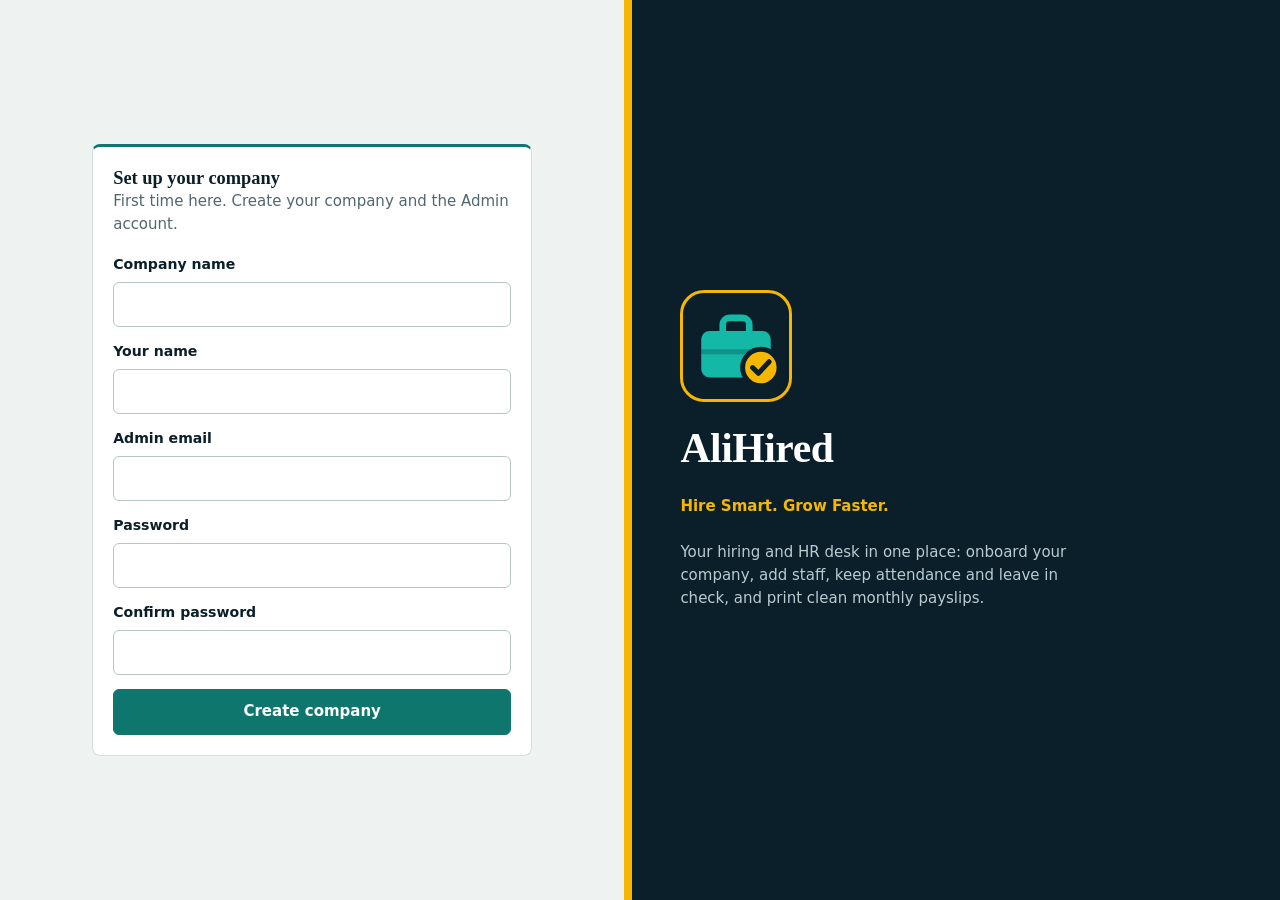
<file: AliHired/index.html>
<!DOCTYPE html>
<html lang="en">
<head>
<meta charset="UTF-8">
<meta name="viewport" content="width=device-width, initial-scale=1">
<title>AliHired — Log in</title>
<link rel="icon" href="assets/alihired_logo.svg">
<link rel="stylesheet" href="css/style.css">
</head>
<body>
<div class="auth">
  <section class="auth-brand">
    <img src="assets/alihired_logo.svg" alt="AliHired logo">
    <h1>AliHired</h1>
    <p><strong>Hire Smart. Grow Faster.</strong></p>
    <p>Your hiring and HR desk in one place: onboard your company, add staff, keep attendance and leave in check, and print clean monthly payslips.</p>
  </section>

  <section class="auth-form">
    <div class="stack">

      <!-- First run: create company + Admin -->
      <div class="card auth-card" id="setupView" hidden>
        <div><h2>Set up your company</h2><p class="muted">First time here. Create your company and the Admin account.</p></div>
        <form class="form" id="setupForm" novalidate>
          <div class="field"><label for="companyName">Company name</label><input id="companyName" name="companyName" autocomplete="organization"><small class="err" data-for="companyName"></small></div>
          <div class="field"><label for="sName">Your name</label><input id="sName" name="name" autocomplete="name"><small class="err" data-for="name"></small></div>
          <div class="field"><label for="sEmail">Admin email</label><input id="sEmail" name="email" type="email" autocomplete="email"><small class="err" data-for="email"></small></div>
          <div class="row">
            <div class="field"><label for="sPass">Password</label><input id="sPass" name="password" type="password" autocomplete="new-password"><small class="err" data-for="password"></small></div>
            <div class="field"><label for="sConf">Confirm password</label><input id="sConf" name="confirm" type="password" autocomplete="new-password"><small class="err" data-for="confirm"></small></div>
          </div>
          <small class="err form-level" data-for="_form"></small>
          <button class="btn primary block" type="submit">Create company</button>
        </form>
      </div>

      <!-- Login -->
      <div class="card auth-card" id="loginView" hidden>
        <div><h2>Log in</h2><p class="muted" id="loginCompany"></p></div>
        <form class="form" id="loginForm" novalidate>
          <div class="field"><label for="lEmail">Email</label><input id="lEmail" name="email" type="email" autocomplete="username"><small class="err" data-for="email"></small></div>
          <div class="field"><label for="lPass">Password</label><input id="lPass" name="password" type="password" autocomplete="current-password"><small class="err" data-for="password"></small></div>
          <small class="err form-level" data-for="_form"></small>
          <button class="btn primary block" type="submit">Log in</button>
        </form>
      </div>

      <!-- Signed in: dashboard link, change password, logout -->
      <div id="sessionView" hidden>
        <div class="card auth-card">
          <div><h2 id="welcome"></h2><p class="muted" id="roleLine"></p></div>
          <div class="actions"><a class="btn primary" id="goBtn" href="#">Open dashboard</a><button class="btn ghost" id="logoutBtn" type="button">Log out</button></div>
        </div>
        <div class="card auth-card" id="password">
          <h2>Change password</h2>
          <form class="form" id="passForm" novalidate>
            <div class="field"><label for="pCur">Current password</label><input id="pCur" name="current" type="password" autocomplete="current-password"><small class="err" data-for="current"></small></div>
            <div class="field"><label for="pNew">New password</label><input id="pNew" name="next" type="password" autocomplete="new-password"><small class="err" data-for="next"></small></div>
            <div class="field"><label for="pConf">Confirm new password</label><input id="pConf" name="confirm" type="password" autocomplete="new-password"><small class="err" data-for="confirm"></small></div>
            <small class="err form-level" data-for="_form"></small>
            <button class="btn primary" type="submit">Update password</button>
          </form>
        </div>
      </div>

    </div>
  </section>
</div>

<script src="js/storage.js"></script>
<script src="js/auth.js"></script>
<script>
(function () {
  const A = HS.Auth, U = HS.Util, $ = id => document.getElementById(id);
  const views = { setup: $('setupView'), login: $('loginView'), session: $('sessionView') };
  const show = n => Object.keys(views).forEach(k => { views[k].hidden = k !== n; });
  const val = f => Object.fromEntries(new FormData(f).entries());

  function init() {
    if (!A.isSetup()) return show('setup');
    const user = A.currentUser();
    if (!user) { HS.Storage.clearSession(); $('loginCompany').textContent = HS.Storage.getCompany().name; return show('login'); }
    $('welcome').textContent = 'Welcome back, ' + user.name.split(' ')[0];
    $('roleLine').textContent = 'Signed in as ' + (user.role === 'admin' ? 'Admin' : 'Employee') + ' · ' + user.email;
    $('goBtn').href = A.homeFor(user.role);
    show('session');
    if (location.hash === '#password') $('password').scrollIntoView();
  }

  $('setupForm').addEventListener('submit', e => {
    e.preventDefault();
    const r = A.setup(val(e.target));
    if (!U.setErrors(e.target, r.errors || {})) return;
    location.href = A.homeFor('admin');
  });
  $('loginForm').addEventListener('submit', e => {
    e.preventDefault();
    const d = val(e.target), r = A.login(d.email, d.password);
    if (!U.setErrors(e.target, r.errors || {})) return;
    location.href = A.homeFor(r.user.role);
  });
  $('passForm').addEventListener('submit', e => {
    e.preventDefault();
    const d = val(e.target), r = A.changePassword((A.currentUser() || {}).id, d.current, d.next, d.confirm);
    if (!U.setErrors(e.target, r.errors || {})) return;
    e.target.reset(); U.toast('Password updated.');
  });
  $('logoutBtn').addEventListener('click', () => { HS.Storage.clearSession(); init(); });
  init();
})();
</script>
</body>
</html>
</file>
<file: AliHired/css/style.css>
/* AliHired — Hire Smart. Grow Faster.  Light workspace, ink top bar, teal + saffron */
:root{--p:#0F766E;--p2:#14B8A6;--b:#0369A1;--gold:#F5B700;--ink:#0B1F2A;--bg:#EEF3F1;--side:#0B1F2A;--card:#FFFFFF;--line:#D3DFDB;--tx:#0B1F2A;--tx2:#52666F;--ok:#15803D;--warn:#B45309;--err:#B91C1C;--r:8px;--grad:linear-gradient(135deg,#0F766E,#14B8A6);--serif:Georgia,"Times New Roman",serif}
*{box-sizing:border-box}
html{-webkit-text-size-adjust:100%}
body{margin:0;min-height:100vh;color:var(--tx);font:15px/1.55 "Trebuchet MS","Segoe UI",system-ui,-apple-system,Roboto,Arial,sans-serif;background:var(--bg)}
body.guard{visibility:hidden}
h1,h2,h3{margin:0;line-height:1.2;font-family:var(--serif)}
h1{font-size:1.75rem;letter-spacing:-.01em}h2{font-size:1.15rem}h3{font-size:1rem}
p{margin:0}a{color:var(--b)}
small,.muted{color:var(--tx2)}
:focus-visible{outline:3px solid var(--gold);outline-offset:2px}
[hidden]{display:none!important}

/* layout: top navigation bar instead of a side menu */
.layout{display:block;min-height:100vh}
.sidebar{position:sticky;top:0;z-index:30;display:flex;flex-direction:row;align-items:center;gap:22px;padding:10px 28px;background:var(--side);color:#fff;border-bottom:4px solid var(--gold)}
.sidebar small{color:#9FB6BC}
.brand{display:flex;gap:10px;align-items:center;text-decoration:none;color:#fff;flex:none}
.brand img{border-radius:10px;object-fit:cover}
.brand span{display:flex;flex-direction:column;line-height:1.15}.brand strong{font-family:var(--serif);font-size:1.15rem}.brand small{font-size:.68rem}
.company{font-size:.8rem;color:#CFE0E3;padding:4px 10px;border:1px dashed #3C5963;border-radius:6px;max-width:170px;white-space:nowrap;overflow:hidden;text-overflow:ellipsis}
.nav{display:flex;flex-direction:row;gap:2px;flex:1;flex-wrap:wrap}
.nav a{color:#B9CCD0;text-decoration:none;padding:10px 14px;border-bottom:3px solid transparent;font-weight:600;font-size:.92rem}
.nav a:hover{color:#fff;background:rgba(255,255,255,.07)}
.nav a.active{color:#fff;border-bottom-color:var(--gold);background:rgba(20,184,166,.18)}
.side-foot{margin-left:auto;display:flex;flex-direction:row;align-items:center;gap:8px}
.sidebar .btn{background:transparent;color:#fff;border-color:#3C5963}
.sidebar .btn:hover{border-color:var(--gold)}
.who{display:flex;gap:10px;align-items:center;margin-right:6px}.who span:last-child{display:flex;flex-direction:column;line-height:1.2;min-width:0}.who strong{overflow:hidden;text-overflow:ellipsis;white-space:nowrap;max-width:140px}
.avatar{width:36px;height:36px;border-radius:8px;background:var(--gold);color:var(--ink);display:grid;place-items:center;font-weight:800;flex:none}
.content{min-width:0}
.topbar{display:none}
.main{padding:30px 28px 48px;max-width:1200px;margin:0 auto}
.overlay{position:fixed;inset:0;background:rgba(11,31,42,.55);z-index:20;display:none}
.page-head{display:flex;justify-content:space-between;align-items:flex-end;gap:14px;flex-wrap:wrap;margin-bottom:22px;padding-bottom:14px;border-bottom:2px solid var(--ink)}
.page-head p{color:var(--tx2);margin-top:4px}

/* cards & grids */
.card{background:var(--card);border:1px solid var(--line);border-top:3px solid var(--p);border-radius:var(--r);padding:20px;min-width:0}
.card+.card,.grid+.card,.card+.grid,.grid+.grid{margin-top:18px}
.card-head{display:flex;justify-content:space-between;align-items:center;gap:10px;flex-wrap:wrap;margin-bottom:14px}
.grid{display:grid;gap:16px}
.stats{grid-template-columns:repeat(auto-fit,minmax(170px,1fr))}
.two{grid-template-columns:repeat(auto-fit,minmax(min(100%,420px),1fr))}
.two>.card{margin-top:0}
.stat{background:var(--card);border:1px solid var(--line);border-left:5px solid var(--p2);border-radius:var(--r);padding:14px 18px}
.stat span{color:var(--tx2);font-size:.85rem;font-weight:600}
.stat strong{display:block;font-family:var(--serif);font-size:2rem;line-height:1.15;margin-top:2px}
.stat small{display:block;margin-top:2px}
.stat.accent{background:var(--ink);border-color:var(--ink);border-left-color:var(--gold);color:#fff}
.stat.accent span,.stat.accent small{color:#B9CCD0}
.empty{padding:26px 12px;text-align:center;color:var(--tx2)}
.kv{display:grid;grid-template-columns:auto 1fr;gap:8px 18px;margin:0}.kv dt{color:var(--tx2)}.kv dd{margin:0;overflow-wrap:anywhere}

/* buttons */
.btn{display:inline-flex;align-items:center;justify-content:center;gap:6px;border:1px solid var(--line);background:#fff;color:var(--tx);padding:10px 16px;border-radius:6px;font:inherit;font-weight:700;cursor:pointer;text-decoration:none;min-height:42px}
.btn:hover{border-color:var(--p)}
.btn.primary{background:var(--p);border-color:var(--p);color:#fff}.btn.primary:hover{background:#0B5F58}
.btn.ghost{background:transparent}
.btn.ok{background:#DCFCE7;border-color:#86EFAC;color:#166534}
.btn.danger{background:#FEE2E2;border-color:#FCA5A5;color:#991B1B}
.btn.sm{padding:6px 12px;min-height:34px;font-size:.85rem}
.btn:disabled{opacity:.45;cursor:not-allowed}
.btn.block{width:100%}
.icon-btn{background:none;border:1px solid #3C5963;color:#fff;border-radius:6px;width:42px;height:42px;font-size:1.2rem;cursor:pointer}
.actions{display:flex;gap:8px;flex-wrap:wrap}

/* forms */
.form{display:grid;gap:14px}
.row{display:grid;grid-template-columns:repeat(auto-fit,minmax(200px,1fr));gap:14px}
.field{display:flex;flex-direction:column;gap:6px;min-width:0}
label,.label{font-weight:700;font-size:.88rem}
input,select,textarea{width:100%;background:#fff;color:var(--tx);border:1px solid #B7C8C3;border-radius:6px;padding:10px 12px;font:inherit;min-height:42px}
textarea{resize:vertical;min-height:84px}
input::placeholder,textarea::placeholder{color:#8A9BA1}
input:focus,select:focus,textarea:focus{outline:none;border-color:var(--p);box-shadow:0 0 0 3px rgba(20,184,166,.25)}
.invalid{border-color:var(--err)!important}
.err{color:var(--err);font-size:.82rem}.err:empty{display:none}
.err.form-level{background:#FEE2E2;border:1px solid #FCA5A5;padding:8px 12px;border-radius:6px}
.days{display:flex;gap:8px;flex-wrap:wrap}
.days label{display:flex;align-items:center;gap:6px;border:1px solid #B7C8C3;border-radius:6px;padding:8px 12px;font-weight:600;cursor:pointer;min-height:42px;background:#fff}
.days input{width:auto;min-height:0}
.hint{color:var(--tx2);font-size:.82rem}

/* tables */
.table-wrap{overflow-x:auto;border:1px solid var(--line);border-radius:6px}
table{width:100%;border-collapse:collapse;min-width:560px}
th,td{padding:11px 14px;text-align:left;border-bottom:1px solid var(--line);vertical-align:top}
th{font-size:.8rem;color:#fff;font-weight:700;background:var(--ink);white-space:nowrap}
tbody tr:nth-child(even){background:#F6FAF9}
tr:last-child td{border-bottom:0}
tbody tr:hover{background:#E4F3F0}
td.num,th.num{text-align:right;font-variant-numeric:tabular-nums}
.toolbar{display:flex;gap:12px;flex-wrap:wrap;margin-bottom:14px;align-items:flex-end}.toolbar .field{flex:1 1 200px}

/* badges */
.badge{display:inline-block;padding:2px 10px;border-radius:4px;font-size:.78rem;font-weight:700;border:1px solid var(--line);color:var(--tx2);white-space:nowrap;background:#fff}
.badge.ok{color:#166534;background:#DCFCE7;border-color:#86EFAC}
.badge.warn{color:#92400E;background:#FEF3C7;border-color:#FCD34D}
.badge.err{color:#991B1B;background:#FEE2E2;border-color:#FCA5A5}
.badge.info{color:#075985;background:#E0F2FE;border-color:#7DD3FC}

/* dialog & toast */
dialog{background:var(--card);color:var(--tx);border:1px solid var(--line);border-top:4px solid var(--gold);border-radius:var(--r);padding:22px;width:min(560px,calc(100% - 24px));max-height:calc(100vh - 24px);overflow-y:auto}
dialog::backdrop{background:rgba(11,31,42,.65)}
dialog h2{margin-bottom:14px}
.dialog-actions{display:flex;justify-content:flex-end;gap:10px;flex-wrap:wrap;margin-top:6px}
#toasts{position:fixed;right:16px;bottom:16px;display:flex;flex-direction:column;gap:8px;z-index:100;max-width:calc(100% - 32px)}
.toast{background:var(--ink);color:#fff;border-left:5px solid var(--gold);padding:12px 16px;border-radius:6px;box-shadow:0 10px 30px rgba(11,31,42,.35)}
.toast.error{border-left-color:#F87171}

/* announcements */
.notes{list-style:none;margin:0;padding:0;display:grid;gap:10px}
.notes li{border-left:4px solid var(--gold);background:#FFF8E1;padding:10px 14px;border-radius:0 6px 6px 0;overflow-wrap:anywhere}
.notes small{display:block;margin-top:2px}

/* smart helper */
.chat-log{height:230px;overflow-y:auto;display:flex;flex-direction:column;gap:8px;padding:12px;background:#F4F8F7;border:1px solid var(--line);border-radius:6px;margin-bottom:10px}
.msg{max-width:88%;padding:8px 12px;border-radius:6px;overflow-wrap:anywhere;white-space:pre-line}
.msg.bot{background:#fff;align-self:flex-start;border:1px solid var(--line)}
.msg.me{background:var(--p);color:#fff;align-self:flex-end}
.chat-form{display:flex;gap:8px}.chat-form input{flex:1}
.chips{display:flex;gap:8px;flex-wrap:wrap;margin-top:10px}
.chip{background:#fff;border:1px solid var(--line);color:var(--tx2);border-radius:6px;padding:5px 12px;font:inherit;font-size:.82rem;cursor:pointer}.chip:hover{color:var(--p);border-color:var(--p)}

/* auth page: form on the left, brand panel on the right */
.auth{min-height:100vh;display:grid;grid-template-columns:1fr 1.05fr}
.auth-brand{order:2;padding:48px;display:flex;flex-direction:column;justify-content:center;gap:22px;background:var(--ink);color:#fff;border-left:8px solid var(--gold)}
.auth-brand img{width:112px;height:112px;border-radius:24px;border:3px solid var(--gold)}
.auth-brand h1{font-size:2.6rem}.auth-brand p{color:#B9CCD0;max-width:44ch}.auth-brand p strong{color:var(--gold)}
.auth-form{padding:40px 24px;display:grid;place-items:center}
.auth-card{width:min(440px,100%);display:grid;gap:18px}
.auth-form .stack{width:min(440px,100%);display:grid;gap:18px}

/* payslip */
.slip{max-width:760px}
.slip-head{display:flex;justify-content:space-between;gap:14px;flex-wrap:wrap;border-bottom:2px solid var(--ink);padding-bottom:14px;margin-bottom:14px}
.slip table{min-width:0}
.slip .net td{font-size:1.15rem;font-weight:700;background:#FFF1BF}

/* responsive */
@media(max-width:980px){
 .company{display:none}
}
@media(max-width:860px){
 .sidebar{position:fixed;left:0;top:0;bottom:0;transform:translateX(-102%);transition:transform .2s;width:272px;flex-direction:column;align-items:stretch;gap:18px;padding:18px 14px;overflow-y:auto;border-bottom:0;border-right:4px solid var(--gold)}
 .sidebar.open{transform:none}.overlay.open{display:block}
 .company{display:block;max-width:none}
 .nav{flex-direction:column;flex:none}.nav a{border-bottom:0;border-left:3px solid transparent;border-radius:6px}.nav a.active{border-left-color:var(--gold)}
 .side-foot{margin:auto 0 0;flex-direction:column;align-items:stretch}
 .topbar{display:flex;align-items:center;gap:12px;padding:10px 14px;background:var(--ink);color:#fff;border-bottom:4px solid var(--gold);position:sticky;top:0;z-index:10}
 .topbar-title{font-weight:700;font-family:var(--serif)}
 .main{padding:18px 14px}
 .auth{grid-template-columns:1fr}.auth-brand{order:0;padding:28px 20px;border-left:0;border-bottom:6px solid var(--gold)}.auth-brand h1{font-size:1.8rem}.auth-brand img{width:72px;height:72px}
}
@media(prefers-reduced-motion:reduce){*{transition:none!important}}
@media print{
 body{background:#fff;color:#000}.sidebar,.topbar,.overlay,.no-print,#toasts{display:none!important}
 .main{padding:0;max-width:none}.card.slip{border:1px solid #888;background:#fff;color:#000;max-width:none}
 .slip small,.slip .muted,.slip th{color:#333}.slip th{background:#eee}.slip th,.slip td{border-color:#bbb}.slip .net td{background:#eee}
}
</file>
